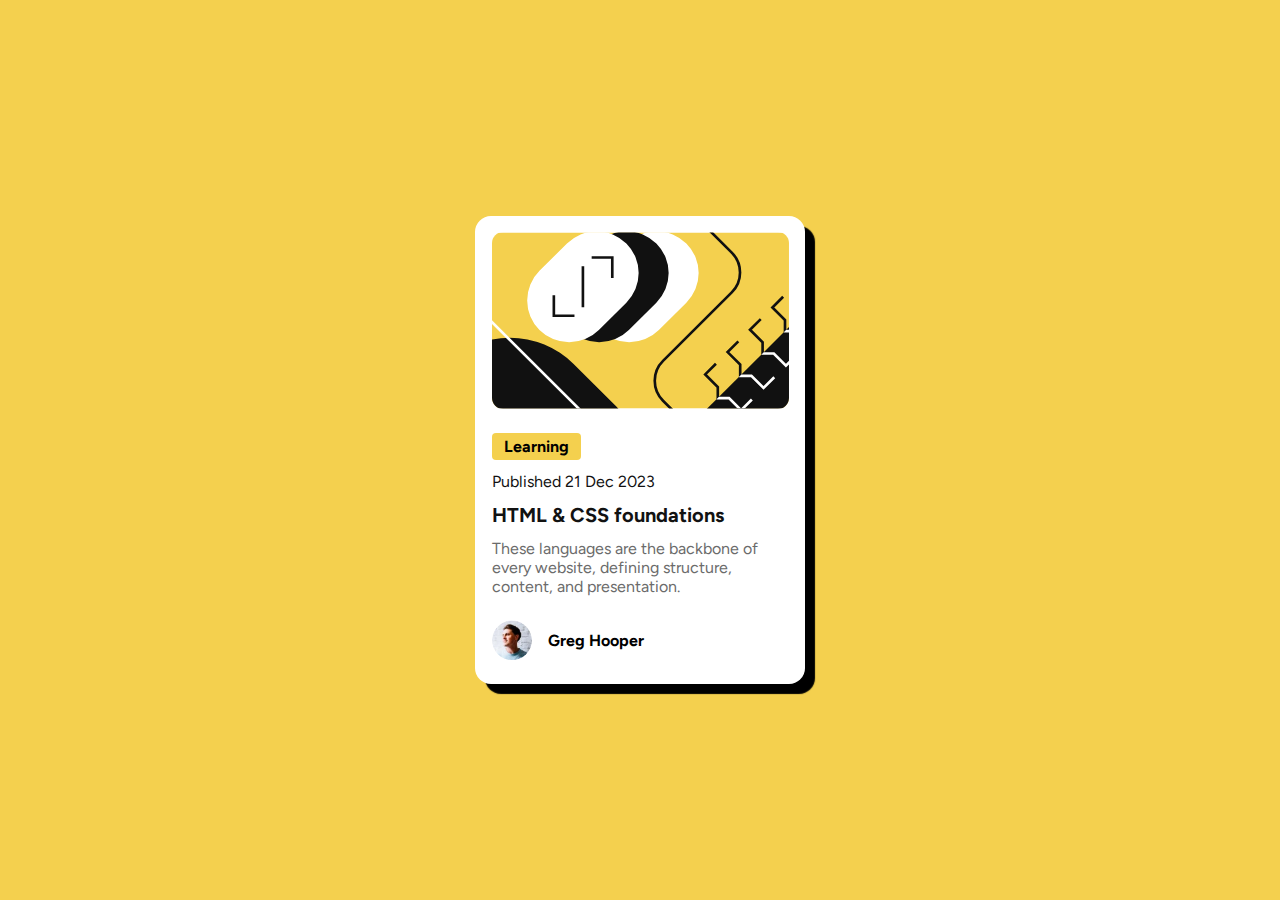
<file: blog-preview-card-main/index.html>
<!DOCTYPE html>
<html lang="en">
  <head>
    <meta charset="UTF-8" />
    <meta name="viewport" content="width=device-width, initial-scale=1.0" />
    <!-- displays site properly based on user's device -->

    <link
      rel="icon"
      type="image/png"
      sizes="32x32"
      href="./assets/images/favicon-32x32.png"
    />

    <link rel="preconnect" href="https://fonts.googleapis.com" />
    <link rel="preconnect" href="https://fonts.gstatic.com" crossorigin />
    <link
      href="https://fonts.googleapis.com/css2?family=Figtree:ital,wght@0,300..900;1,300..900&display=swap"
      rel="stylesheet"
    />

    <link rel="stylesheet" href="style.css" />

    <title>Blog preview card</title>
  </head>
  <body>
    <section class="card">
      <figure class="card__figure container">
        <img
          src="assets/images/illustration-article.svg"
          alt=""
          class="card__image"
        />
      </figure>

      <div class="card__texts container">
        <p class="text__status">Learning</p>
        <h3 class="text__date">Published 21 Dec 2023</h3>
        <h2 class="text__course-title">HTML & CSS foundations</h2>
        <p class="text__description">
          These languages are the backbone of every website, defining structure,
          content, and presentation.
        </p>
      </div>

      <div class="card__autor container">
        <img
          src="assets/images/image-avatar.webp"
          alt=""
          class="autor__image"
        />
        <h4>Greg Hooper</h4>
      </div>
    </section>

    <!--
    Greg Hooper 
    -->
  </body>
</html>
</file>
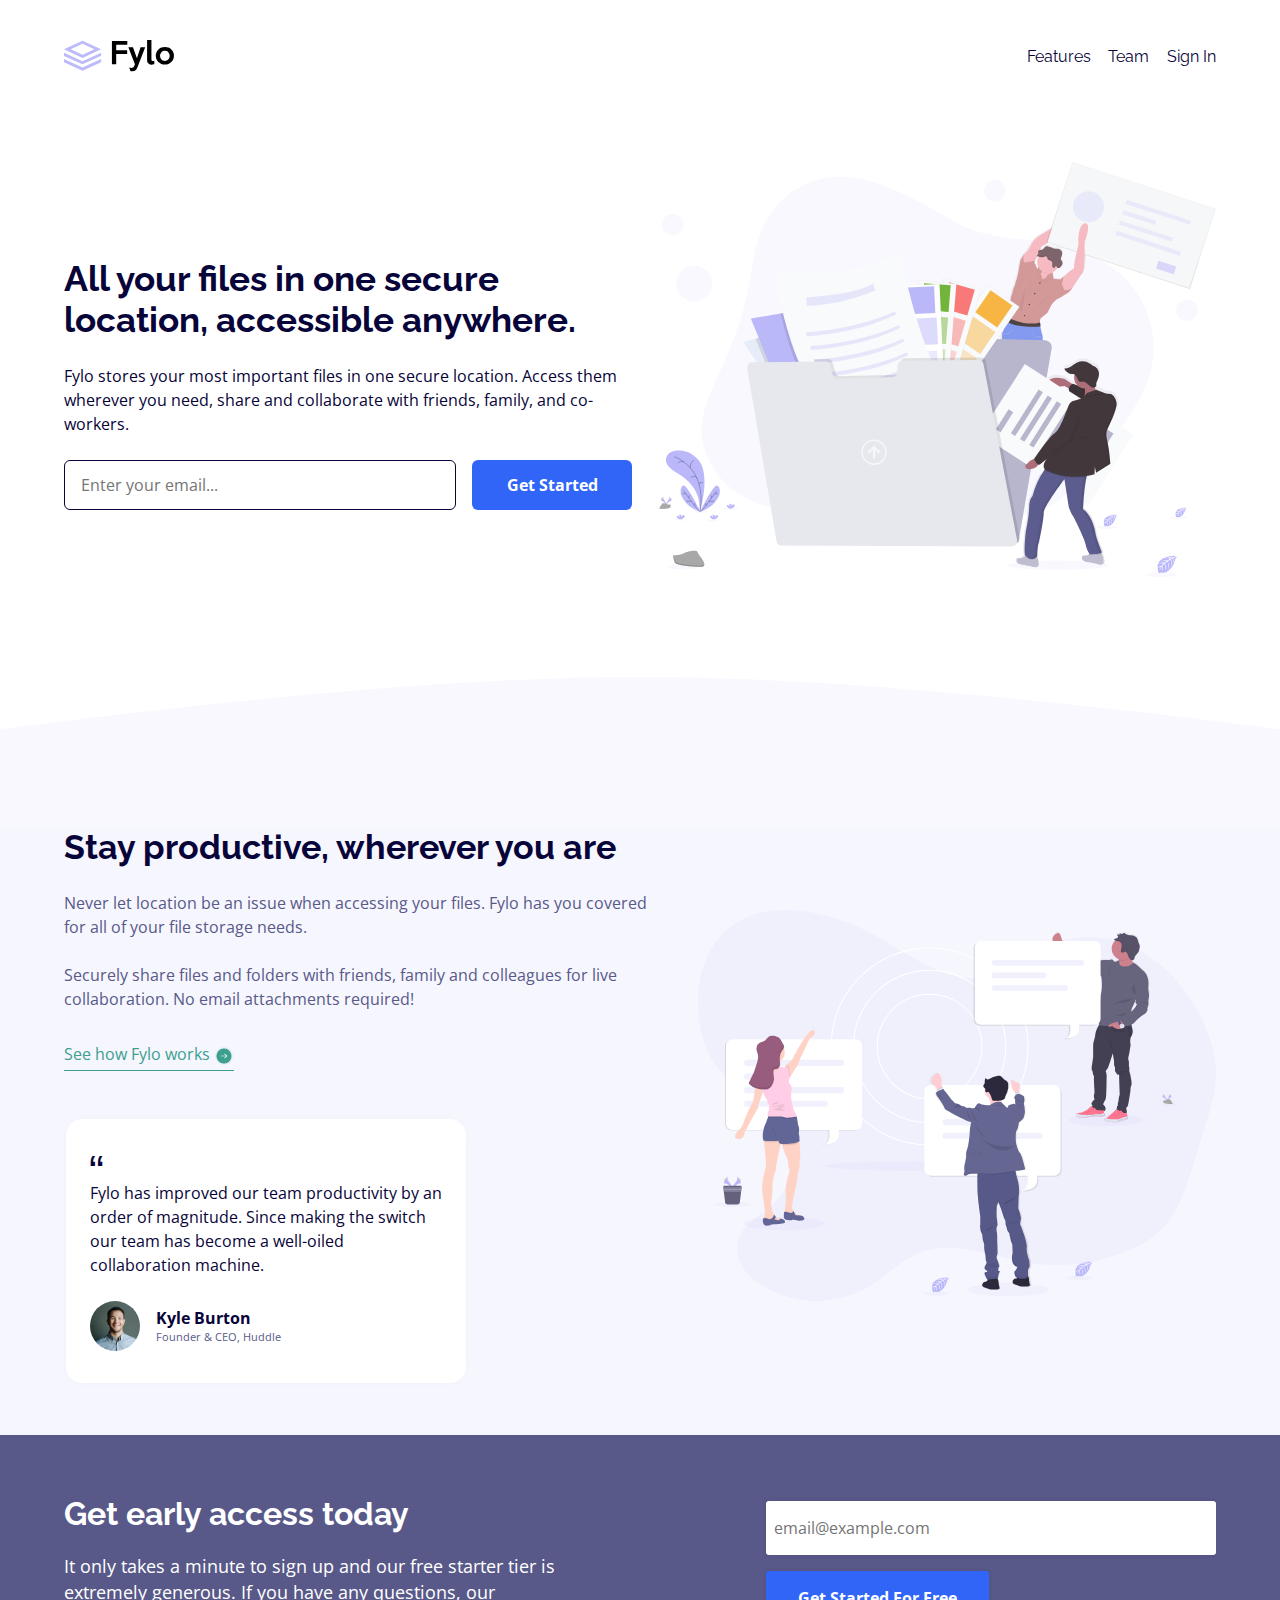
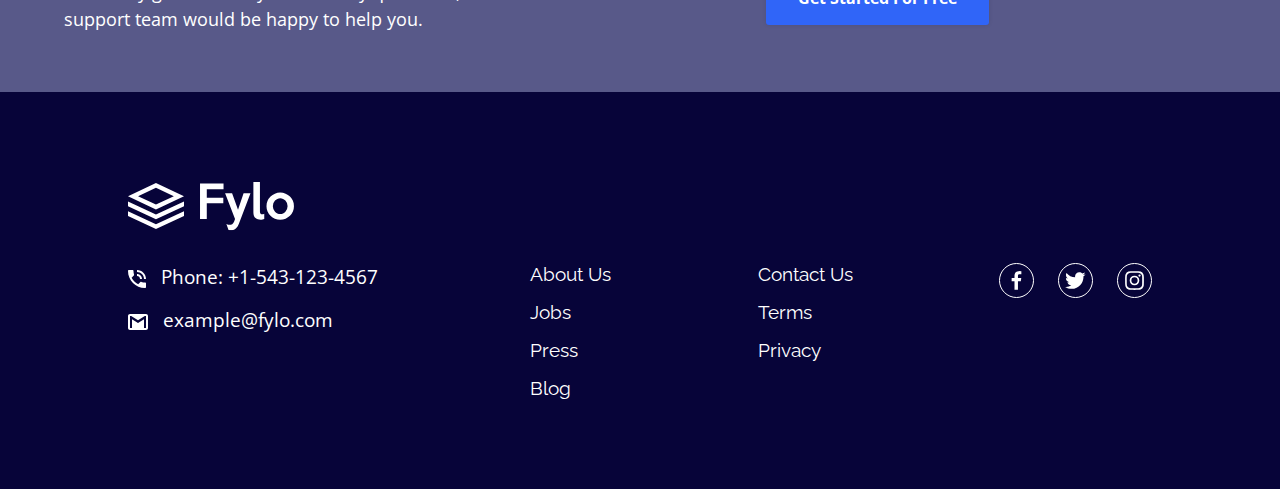
<file: Proyecto_Final/index.html>
<!DOCTYPE html>
<html lang="en">
  <head>
    <meta charset="UTF-8" />
    <meta name="viewport" content="width=device-width, initial-scale=1.0" />
    <!-- displays site properly based on user's device -->

    <link
      rel="icon"
      type="image/png"
      sizes="32x32"
      href="./images/favicon-32x32.png"
    />

    <link rel="stylesheet" href="css/style.css" />

    <link rel="preconnect" href="https://fonts.googleapis.com" />
    <link rel="preconnect" href="https://fonts.gstatic.com" crossorigin />
    <link
      href="https://fonts.googleapis.com/css2?family=Raleway:ital,wght@0,100..900;1,100..900&display=swap"
      rel="stylesheet"
    />

    <link rel="preconnect" href="https://fonts.googleapis.com" />
    <link rel="preconnect" href="https://fonts.gstatic.com" crossorigin />
    <link
      href="https://fonts.googleapis.com/css2?family=Open+Sans:ital,wght@0,300..800;1,300..800&display=swap"
      rel="stylesheet"
    />

    <title>Proyecto</title>
  </head>
  <body>
    <header class="hero">
      <nav class="nav container">
        <figure class="nav__logo">
          <img src="./images/logo.svg" class="nav__img" />
        </figure>
        <a href="" class="nav__link">Features</a>
        <a href="" class="nav__link">Team</a>
        <a href="" class="nav__link">Sign In</a>
      </nav>
      <section class="hero__main container">
        <figure class="hero__picture">
          <img src="./images/illustration-1.svg" class="hero__img" />
        </figure>

        <div class="hero__info">
          <h1 class="hero__title">
            All your files in one secure location, accessible anywhere.
          </h1>
          <p class="hero__paragraph">
            Fylo stores your most important files in one secure location. Access
            them wherever you need, share and collaborate with friends, family,
            and co-workers.
          </p>
          <form class="hero__contact">
          <input
            type="email"
            placeholder="Enter your email..."
            class="hero__input"
          />
          <input
            type="submit"
            value="Get Started"
            class="hero__input--cta hero__input"
          />
        </form>
        </div>

    
      </section>
    </header>
    <section class="ilustration-conteiner"></section>

    <main class="main">
      <section class="productive">
        <div class="productive__container container">
          <figure class="productive__picture">
            <img
              src="images/illustration-2.svg"
              alt=""
              class="productive__img"
            />
          </figure>

          <section class="productive__main">
            <div class="productive__texts">
              <h2 class="productive__title">
                Stay productive, wherever you are
              </h2>
              <p class="productive__paragraph">
                Never let location be an issue when accessing your files. Fylo
                has you covered for all of your file storage needs.
              </p>
              <p class="productive__paragraph">
                Securely share files and folders with friends, family and
                colleagues for live collaboration. No email attachments
                required!
              </p>

              <a href="" class="productive__cta">
                See how Fylo works
                <img
                  src="images/icon-arrow.svg"
                  alt=""
                  class="productive__arrow"
                />
              </a>
            </div>
            <article class="productive__testimony">
              <img
                src="images/icon-quotes.svg"
                alt=""
                class="productive__quote"
              />
              <p class="productive__review">
                Fylo has improved our team productivity by an order of
                magnitude. Since making the switch our team has become a
                well-oiled collaboration machine.
              </p>

              <div class="productive__card">
                <img
                  src="images/avatar-testimonial.jpg"
                  class="productive__person"
                />
                <div class="productive__info">
                  <h4 class="productive__name">Kyle Burton</h4>
                  <p class="productive__job">Founder & CEO, Huddle</p>
                </div>
              </div>
            </article>
          </section>
        </div>
      </section>

      <section class="newsletter">
        <div class="newsletter__container container">
          <div class="newsletter__texts">
            <h2 class="newsletter__title">Get early access today</h2>
            <p class="newsletter__paragraph">
              It only takes a minute to sign up and our free starter tier is
              extremely generous. If you have any questions, our support team
              would be happy to help you.
            </p>
          </div>

          <form class="newsletter__form">
            <input
              type="email"
              placeholder="email@example.com"
              class="newsletter__input"
            />
            <input
              type="submit"
              value="Get Started For Free"
              class="newsletter__input--cta newsletter__input"
            />
          </form>
        </div>
      </section>
    </main>

    <footer class="footer">
      <section class="footer__container container">
        <figure class="footer__picture">
          <img src="images/logofooter.svg" alt="" class="footer__logo" />
        </figure>

        <div class="footer__contact">
          <p class="footer__info">
            <img src="images/icon-phone.svg" alt="" class="footer__icon"/>
            Phone: +1-543-123-4567
          </p>

          <p class="footer__info">
            <img src="images/icon-email.svg" alt="" class="footer__icon"/>
            example@fylo.com
          </p>
        </div>

        <nav class="footer__nav">
          <a href="" class="footer__link">About Us</a>
          <a href="" class="footer__link">Jobs</a>
          <a href="" class="footer__link">Press</a>
          <a href="" class="footer__link">Blog</a>
        </nav>

        <nav class="footer__nav">
          <a href="" class="footer__link">Contact Us</a>
          <a href="" class="footer__link">Terms</a>
          <a href="" class="footer__link">Privacy</a>
        </nav>

        <div class="footer__social">
          <a href="" class="footer__media">
            <img src="images/facebook.svg" alt="" class="footer__img"/>
          </a>
          <a href="" class="footer__media">
            <img src="images/twitter.svg" alt="" class="footer__img"/>
          </a>
          <a href="" class="footer__media">
            <img src="images/instagram.svg" alt="" class="footer__img"/>
          </a>
      </section>
    </footer>
  </body>
</html>
</file>
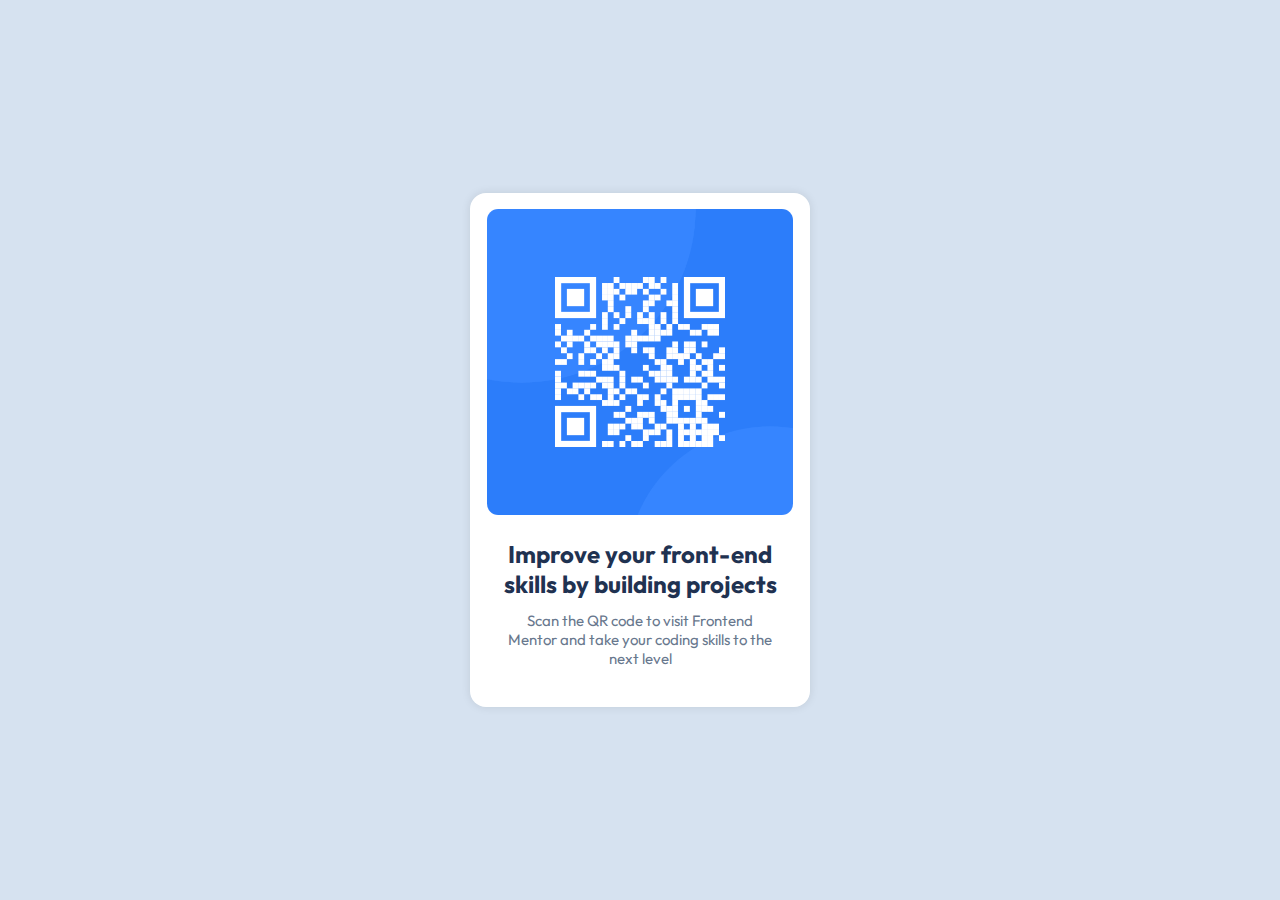
<file: qr-code-component-main/index.html>
<!DOCTYPE html>
<html lang="en">
  <head>
    <meta charset="UTF-8" />
    <meta name="viewport" content="width=device-width, initial-scale=1.0" />
    <!-- displays site properly based on user's device -->

    <link
      rel="icon"
      type="image/png"
      sizes="32x32"
      href="./images/favicon-32x32.png"
    />

    <link rel="preconnect" href="https://fonts.googleapis.com" />
    <link rel="preconnect" href="https://fonts.gstatic.com" crossorigin />
    <link
      href="https://fonts.googleapis.com/css2?family=Outfit:wght@100..900&display=swap"
      rel="stylesheet"
    />
    <link rel="stylesheet" href="style.css" />

    <title>QR code component</title>
  </head>
  <body>
    <section class="card" role="card">
      <figure class="card__figure container">
        <img src="./images/image-qr-code.png" alt="" class="card__image" />
      </figure>

      <div class="card__texts container">
        <h2 class="card__title">
          Improve your front-end skills by building projects
        </h2>
        <p class="card__paragraph">
          Scan the QR code to visit Frontend Mentor and take your coding skills
          to the next level
        </p>
      </div>
    </section>
  </body>
</html>
</file>
<file: blog-preview-card-main/style.css>
:root {
  --Yellow: hsl(47, 88%, 63%);
  --White: hsl(0, 0%, 100%);
  --Gray-500: hsl(0, 0%, 42%);
  --Gray-950: hsl(0, 0%, 7%);

  --font1: "Figtree", sans-serif;
}

* {
  margin: 0;
  padding: 0;
  box-sizing: border-box;
}

body {
  font-family: var(--font1);
  background-color: var(--Yellow);
  min-height: 100vh;
  display: flex;
}

.container {
  width: 90%;
  margin: 1em auto;
}

.card {
  width: 90%;
  max-width: 330px;
  background-color: var(--White);
  margin: auto;
  border-radius: 1em;
  overflow: hidden;
  box-shadow: 10px 10px 1px rgb(0, 0, 0);
}

.card__figure {
  border-radius: 0.7em;
  overflow: hidden;
}

.card__image {
  width: 100%;
  display: block;
}

.card__texts {
  display: flex;
  flex-direction: column;
  gap: 12px;
  margin: 24px auto;
}

.text__status {
  width: max-content;
  padding: 4px 12px;
  background-color: var(--Yellow);
  border-radius: 4px;
  font-weight: bold;
}

.text__course-title {
  color: var(--Gray-950);
  font-size: 1.25rem;
  font-weight: bold;
}
.text__date {
  font-size: 1rem;
  font-weight: normal;
  color: var(--Gray-950);
}

.text__description {
  color: var(--Gray-500);
  font-size: 1rem;
}

.card__autor {
  display: flex;
  align-items: center;
  padding: 0;
  gap: 1em;
  margin-bottom: 1.5em;
  margin-top: 0;
}

.autor__image {
  width: 40px;
  height: 40px;
  object-fit: cover;
  border-radius: 50%;
}
</file>
<file: Proyecto_Final/css/style.css>
:root {
  --Very-Dark-Blue: hsl(243, 87%, 12%);
  --Desaturated-Blue: #585989;
  --Bright-Blue: hsl(224, 93%, 58%);
  --Moderate-Cyan: hsl(170, 45%, 43%);
  --Light-Grayish-Blue: #f6f6fe;
  --Light-Gray: #bfbfbf;

  --font1: "Open Sans", sans-serif;
  --font2: "Raleway", sans-serif;

  --padding-container: 90px 0;
}

* {
  margin: 0;
  box-sizing: border-box;
}

body {
  font-family: var(--font1);
}

.container {
  width: 90%;
  max-width: 1200px;
  overflow: hidden;
  margin: 0 auto;
  padding: var(--padding-container);
}

.nav {
  display: flex;
  align-items: center;
  gap: 1.1em;
  --padding-container: 40px 0;
}

.nav__logo {
  width: 110px;
}

.nav__img {
  width: 100%;
  display: block;
}

.nav__link:first-of-type {
  margin-left: auto;
}

.nav__link {
  color: var(--Very-Dark-Blue);
  text-decoration: none;
  font-family: var(--font2);
}

.hero__img {
  width: 100%;
  max-width: 600px;
  display: block;
  margin: 0 auto;
}

.hero__info {
  text-align: center;
  margin-top: 1.8em;
  color: var(--Very-Dark-Blue);
}

.hero__title {
  font-size: 1.7rem;
  font-family: var(--font2);
}

.hero__paragraph {
  line-height: 1.5;
  margin: 1.5em 0;
}

.hero__input {
  height: 50px;
  padding: 0 1em;
  width: 100%;
  font: inherit;
  border-radius: 6px;
  border: 1px solid var(--Very-Dark-Blue);
}

.hero__input--cta {
  background-color: var(--Bright-Blue);
  color: white;
  font-weight: 700;
  border: none;
  cursor: pointer;
  margin-top: 1em;
}

.hero__main {
  --padding-container: 90px 0 50px;
}

.ilustration-conteiner {
  width: 100%;
  height: 110px;
  background-image: url("../images/bg-curve-mobile.svg");
  background-repeat: no-repeat;
  background-size: cover;
  background-position: center;
}

/* Productive */

.productive {
  background-color: var(--Light-Grayish-Blue);
  --padding-container: 0 0 50px;
}

.productive__img {
  width: 100%;
  /* 
  Display block remueve el espacio que queda por defecto en las imagenes
  */
  display: block;
  max-width: 600px;
  margin: 0 auto;
}

.productive__main {
  margin-top: 6em;
}

.productive__title {
  font-size: 1.1rem;
  text-align: center;
  color: var(--Very-Dark-Blue);
  font-family: var(--font2);
}

.productive__paragraph {
  font-size: 1rem;
  color: var(--Desaturated-Blue);
  margin: 1.5em 0;
  line-height: 1.5;
}

.productive__paragraph:last-of-type {
  margin-bottom: 0;
}

.productive__cta {
  display: block;
  width: max-content;
  margin: 2em auto 3em;
  text-decoration: none;

  color: var(--Moderate-Cyan);
  border-bottom: 1px solid;
  padding-bottom: 4px;
}

.productive__arrow {
  width: 20px;
  vertical-align: middle;
}

.productive__testimony {
  width: 95%;
  max-width: 350px;
  margin: 0 auto;
  background-color: white;
  border-radius: 1em;
  overflow: hidden;
  padding: 2em 1.5em;
  box-shadow: 0 0 10px -5px rgba(0, 0, 0, 0.1);
}

.productive__review {
  margin: 0.5em 0 1.5em;
  color: var(--Very-Dark-Blue);
  line-height: 1.5;
}

.productive__card {
  display: flex;
  align-items: center;
  color: var(--Very-Dark-Blue);
}

.productive__person {
  width: 50px;
  height: 50px;
  object-fit: cover;
  border-radius: 50%;
  margin-right: 1em;
}

.productive__job {
  font-size: 0.7rem;
  color: var(--Desaturated-Blue);
}

/* Newsletter */

.newsletter {
  background-color: var(--Desaturated-Blue);
  color: white;
  text-align: center;
}

.newsletter__container {
  --padding-container: 60px 0;
}

.newsletter__title {
  font-size: 1.5rem;
  font-family: var(--font2);
}

.newsletter__paragraph {
  line-height: 1.5;
  margin-top: 1.2em;
  font-size: 1.1rem;
}

.newsletter__form {
  width: 80%;
  margin: 0 auto;
  display: flex;
  flex-direction: column;
  gap: 1em;
  margin-top: 2em;
}

.newsletter__input {
  padding: 1em 0.5em;
  font: inherit;
  border-radius: 3px;
  border: none;
  box-shadow: 0 0 4px rgba(0, 0, 0, 0.1);
}

.newsletter__input--cta {
  background-color: var(--Bright-Blue);
  color: white;
  font-weight: 700;
  border: none;
  cursor: pointer;
  padding: 1em 0;
}

/* Footer */

.footer {
  background-color: var(--Very-Dark-Blue);
  color: white;
}

.footer__container {
  width: 80%;
  display: flex;
  flex-direction: column;
  gap: 3em;
}

.footer__logo {
  display: block;
}

.footer__icon {
  vertical-align: middle;
  margin-right: 0.5em;
}

.footer__info {
  font-size: 1.2rem;
}

.footer__nav {
  display: flex;
  flex-direction: column;
  gap: 1em;
}

.footer__link {
  font-size: 1.2rem;
  color: white;
  text-decoration: none;
  font-family: var(--font2);
}

.footer__social {
  display: flex;
  width: max-content;
  margin: 0 auto;
  gap: 1.5em;
}

.footer__media {
  border: 1px solid #fff;
  width: 35px;
  height: 35px;
  border-radius: 50%;
  text-decoration: none;
  display: flex;
}

.footer__img {
  width: 25px;
  height: 25px;
  margin: auto;
  filter: invert(1);
}

@media (min-width: 768px) {
  .hero__main {
    --padding-container: 50px 0 100px;
  }

  .hero__img {
    max-width: none;
  }

  .hero__main {
    display: flex;
    align-items: center;
    gap: 1.5em;
  }

  .hero__info {
    order: -1;
    text-align: left;
  }

  .hero__title {
    font-size: 2.2rem;
    font-family: var(--font2);
  }

  .hero__paragraph {
    line-height: 1.5;
    margin: 1.5em 0;
  }

  .hero__contact {
    display: flex;
    gap: 1em;
    align-items: center;
  }

  .hero__input {
    min-width: 160px;
    flex-grow: 1;
  }

  .hero__input--cta {
    margin-top: 0;
    flex-grow: 0;
    width: 160px;
  }

  .ilustration-conteiner {
    height: 150px;
    background-image: url("../images/bg-curve-desktop.svg");
  }

  .productive {
    background-color: var(--Light-Grayish-Blue);
    --padding-container: 0 0 50px;
  }

  .productive__container {
    display: flex;
    gap: 2em;
    align-items: center;
    justify-content: space-between;
  }

  .productive__img {
    max-width: none;
  }

  .productive__picture {
    width: 45%;
  }

  .productive__main {
    margin-top: 0;
    order: -1;
    width: 52%;
  }

  .productive__title {
    font-size: 2.1rem;
    text-align: left;
  }

  .productive__cta {
    margin: 2em 0 3em;
  }

  .productive__testimony {
    max-width: 400px;
    margin: 2px;
  }

  /* 
  Newsletter
  */

  .newsletter__container {
    --padding-container: 60px 0;
    display: flex;
    align-items: center;
    justify-content: space-between;
    text-align: left;
  }

  .newsletter__texts {
    width: 45%;
    max-width: 500px;
  }

  .newsletter__title {
    font-size: 2rem;
  }

  .newsletter__form {
    width: 45%;
    margin: 0;
    max-width: 450px;
    flex-wrap: wrap;
  }

  .newsletter__input {
    width: 100%;
  }

  .newsletter__input--cta {
    width: max-content;
    padding: 1em 2em;
  }

  /* Footer */

  .footer__container {
    flex-wrap: wrap;
    flex-direction: row;
    justify-content: space-between;
    gap: 2em 5em;
  }

  .footer__picture {
    width: 100%;
  }
  .footer__logo {
    display: block;
  }

  .footer__icon {
    vertical-align: middle;
    margin-right: 0.5em;
  }

  .footer__contact {
    width: 25%;
    display: flex;
    flex-direction: column;
    gap: 1em;
  }

  .footer__social {
    margin: 0;
  }
}
</file>
<file: qr-code-component-main/style.css>
:root {
  --font1: "Outfit", sans-serif;

  --White: hsl(0, 0%, 100%);

  --Slate-300: hsl(212, 45%, 89%);
  --Slate-500: hsl(216, 15%, 48%);
  --Slate-900: hsl(218, 44%, 22%);
}

* {
  margin: 0;
  padding: 0;
  box-sizing: border-box;
}

body {
  font-family: var(--font1);
  background-color: var(--Slate-300);
  min-height: 100vh;
  display: flex;
}

.container {
  width: 90%;
  margin: 1em auto;
}

.card {
  width: 90%;
  max-width: 340px;
  margin: auto;
  border-radius: 1em;
  background-color: var(--White);
  overflow: hidden;
  box-shadow: 0 0 10px rgba(0, 0, 0, 0.1);
}

.card__figure {
  border-radius: 0.7em;
  overflow: hidden;
}

.card__image {
  width: 100%;
  display: block;
}

.card__texts {
  text-align: center;
  padding: 0.5em 1em;
}

.card__title {
  color: var(--Slate-900);
  margin-bottom: 0.5em;
}

.card__paragraph {
  color: var(--Slate-500);
  font-size: 15px;
  margin-bottom: 1em;
}
</file>
